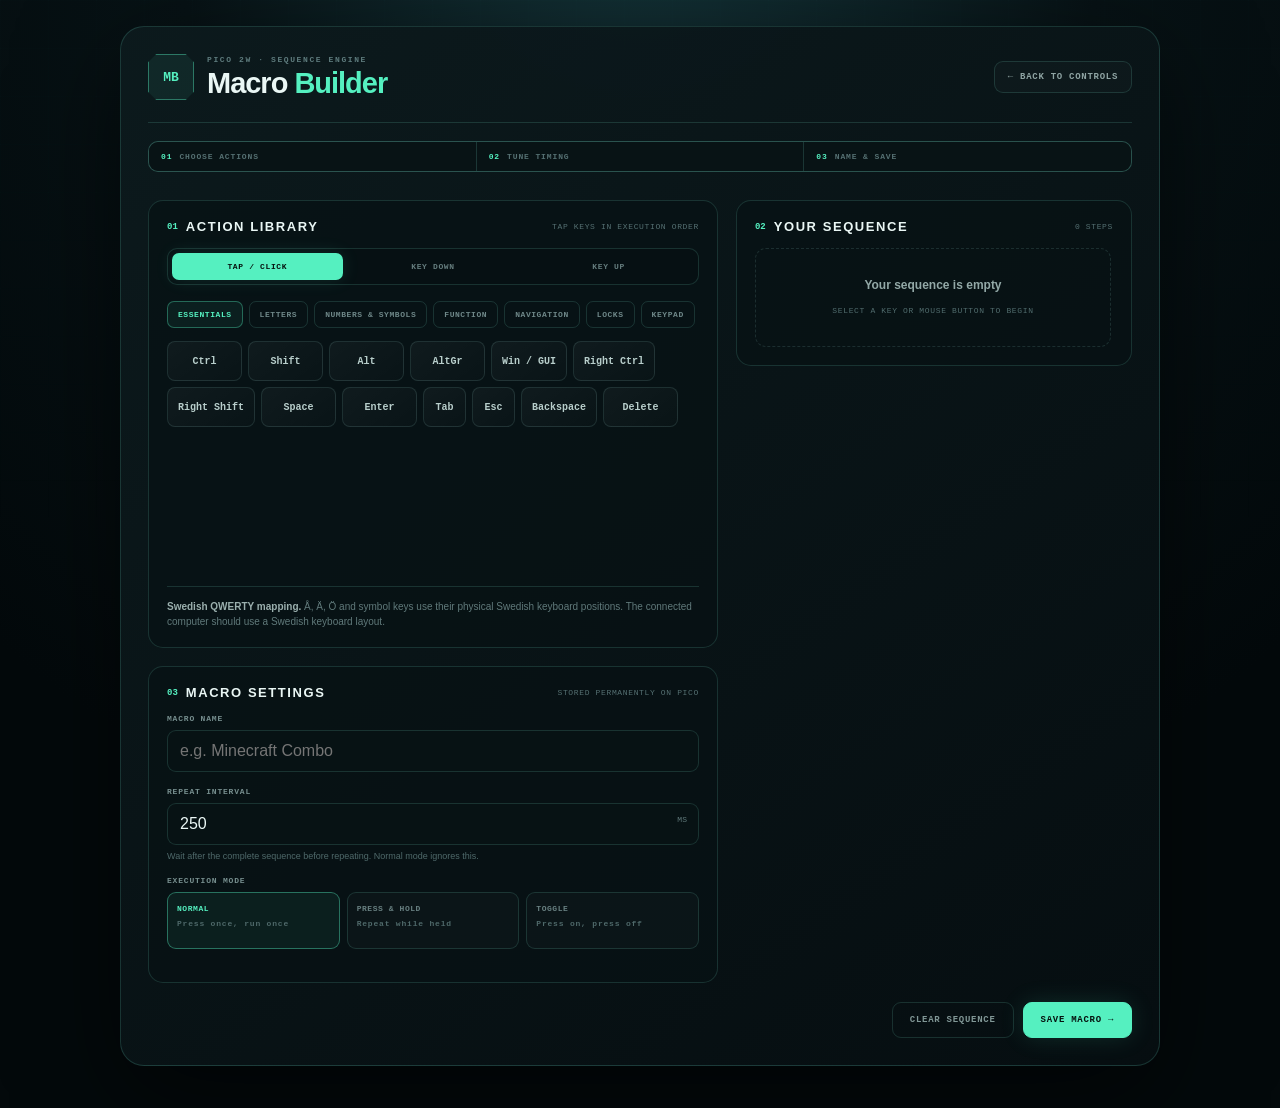
<file: circuitpython_single_uf2/source_snapshot/builder.html>
<!DOCTYPE html>
<html lang="en"><head><meta charset="UTF-8"><meta name="viewport" content="width=device-width,initial-scale=1,viewport-fit=cover"><meta name="theme-color" content="#03090b"><title>Macro Builder · Pico 2W</title>
<style>
:root{--bg:#03090b;--panel:#091619;--panel2:#0d1d20;--ink:#eaf7f5;--muted:#688183;--line:rgba(133,255,223,.14);--mint:#55f0c0;--cyan:#55d8f0;--red:#ff5268;--orange:#ff9d63}*{box-sizing:border-box}html{background:var(--bg)}body{margin:0;color:var(--ink);background:var(--bg);font-family:Arial,sans-serif}button,input,select{font:inherit}.shell{min-height:100svh;position:relative;padding:26px 16px 42px;background:radial-gradient(circle at 50% -10%,#15363b 0,#071215 34%,#03090b 72%)}.shell:before{content:"";position:fixed;inset:0;opacity:.16;pointer-events:none;background-image:linear-gradient(rgba(96,225,207,.08) 1px,transparent 1px),linear-gradient(90deg,rgba(96,225,207,.08) 1px,transparent 1px);background-size:48px 48px;mask-image:linear-gradient(#000,transparent 85%)}.console{position:relative;width:min(100%,1040px);margin:auto;padding:27px;border:1px solid rgba(116,235,211,.17);border-radius:24px;background:linear-gradient(145deg,rgba(12,26,29,.98),rgba(6,14,17,.98));box-shadow:0 32px 100px rgba(0,0,0,.55)}.topbar,.brand,.heading,.heading>div,.action-switch,.key-grid,.step-main,.step-actions,.mode-grid,.bottom-actions{display:flex;align-items:center}.topbar{justify-content:space-between;gap:16px;padding-bottom:22px;border-bottom:1px solid var(--line)}.brand{gap:13px}.mark{width:46px;height:46px;display:grid;place-items:center;color:var(--mint);border:1px solid rgba(85,240,192,.4);background:rgba(85,240,192,.07);clip-path:polygon(18% 0,82% 0,100% 18%,100% 82%,82% 100%,18% 100%,0 82%,0 18%);font:700 13px monospace}.eyebrow{margin:0 0 3px;color:#5e7b7d;font:600 8px monospace;letter-spacing:.2em}h1{margin:0;font-size:clamp(21px,4vw,29px);letter-spacing:-.035em}h1 span{color:var(--mint)}.back{padding:10px 13px;color:#8fa4a3;text-decoration:none;border:1px solid var(--line);border-radius:9px;background:rgba(255,255,255,.02);font:700 9px monospace;letter-spacing:.08em}.progress{display:grid;grid-template-columns:repeat(3,1fr);gap:1px;margin:18px 0 28px;border:1px solid var(--line);border-radius:10px;overflow:hidden;background:var(--line)}.progress div{padding:10px 12px;background:#081315;color:#557072;font:600 8px monospace;letter-spacing:.11em}.progress b{color:var(--mint);margin-right:7px}.layout{display:grid;grid-template-columns:minmax(0,1.18fr) minmax(300px,.82fr);gap:18px;align-items:start}.panel{padding:18px;border:1px solid var(--line);border-radius:15px;background:rgba(7,18,20,.75)}.heading{justify-content:space-between;gap:13px;margin-bottom:14px}.heading>div{gap:8px}.heading .num{color:var(--mint);font:700 9px monospace}.heading h2{margin:0;font-size:13px;text-transform:uppercase;letter-spacing:.12em}.heading p{margin:0;color:#557072;font:8px monospace;letter-spacing:.08em;text-transform:uppercase}.action-switch{gap:5px;padding:4px;margin-bottom:16px;border:1px solid var(--line);border-radius:10px;background:#061013}.action-switch button{flex:1;padding:9px 7px;border:0;border-radius:7px;color:#657d7e;background:transparent;cursor:pointer;font:700 8px monospace;letter-spacing:.08em}.action-switch button.active{color:#07130f;background:var(--mint);box-shadow:0 0 18px rgba(85,240,192,.12)}.tabs{display:flex;gap:6px;margin-bottom:13px;overflow:auto;scrollbar-width:none}.tabs button{flex:0 0 auto;padding:8px 10px;color:#6f8889;border:1px solid var(--line);border-radius:7px;background:transparent;cursor:pointer;font:700 8px monospace;letter-spacing:.07em}.tabs button.active{color:var(--mint);border-color:rgba(85,240,192,.35);background:rgba(85,240,192,.06)}.key-area{min-height:230px}.key-grid{align-items:stretch;flex-wrap:wrap;gap:6px}.key{min-width:43px;min-height:40px;padding:7px 10px;color:#b8cecb;border:1px solid rgba(139,200,193,.15);border-radius:8px;background:linear-gradient(145deg,rgba(255,255,255,.04),rgba(255,255,255,.012));cursor:pointer;font:700 10px monospace}.key:hover,.key:active{color:var(--mint);border-color:rgba(85,240,192,.45);background:rgba(85,240,192,.08)}.key.wide{min-width:75px}.key.mouse{min-width:110px;color:var(--cyan)}.layout-note{margin:15px 0 0;padding-top:12px;border-top:1px solid var(--line);color:#60797a;font-size:10px;line-height:1.5}.layout-note b{color:#9bb0ae}.sequence{position:sticky;top:16px}.step-list{display:flex;flex-direction:column;gap:8px;max-height:440px;overflow:auto;padding-right:2px}.empty{padding:29px 15px;text-align:center;border:1px dashed rgba(139,200,193,.16);border-radius:11px;color:#526d6e}.empty strong{display:block;margin-bottom:7px;color:#93a9a7;font-size:12px}.empty span{font:8px monospace;letter-spacing:.08em}.step{padding:10px;border:1px solid rgba(139,200,193,.14);border-radius:10px;background:rgba(255,255,255,.022)}.step-main{gap:9px}.step-num{flex:0 0 auto;width:26px;height:26px;display:grid;place-items:center;border-radius:7px;color:var(--mint);background:rgba(85,240,192,.07);font:700 8px monospace}.step-name{min-width:0;flex:1}.step-name strong{display:block;font-size:12px;white-space:nowrap;overflow:hidden;text-overflow:ellipsis}.step-name small{color:#597273;font:8px monospace;text-transform:uppercase}.delay{display:flex;align-items:center;gap:5px;color:#6b8484;font:8px monospace}.delay input{width:70px;padding:7px;color:#c9dad8;border:1px solid var(--line);border-radius:6px;background:#071214;text-align:right;font:700 10px monospace}.step-edit{display:grid;grid-template-columns:1fr auto;gap:8px;margin-top:8px}.step-edit select{min-width:0;padding:7px;color:#92aaa8;border:1px solid var(--line);border-radius:6px;background:#071214;font:700 8px monospace}.step-actions{gap:4px}.step-actions button{width:29px;height:29px;padding:0;color:#6f8889;border:1px solid var(--line);border-radius:6px;background:transparent;cursor:pointer}.step-actions .remove{color:#d47b87;border-color:rgba(255,82,104,.18)}.settings{margin-top:18px}.field{margin-bottom:15px}.field label{display:block;margin-bottom:7px;color:#778f8f;font:700 8px monospace;letter-spacing:.1em}.field input,.field select{width:100%;padding:11px 12px;color:var(--ink);border:1px solid var(--line);border-radius:9px;background:#071214;outline:none}.field input:focus,.field select:focus{border-color:rgba(85,240,192,.45)}.field small{display:block;margin-top:6px;color:#4f696a;font-size:9px}.repeat-wrap{position:relative}.repeat-wrap input{padding-right:45px}.repeat-wrap span{position:absolute;right:12px;top:12px;color:#5f797a;font:8px monospace}.mode-grid{align-items:stretch;gap:7px}.mode{flex:1;position:relative}.mode input{position:absolute;opacity:0}.mode label{height:100%;display:block;padding:11px 9px;border:1px solid var(--line);border-radius:9px;color:#698182;background:rgba(255,255,255,.018);cursor:pointer}.mode label strong{display:block;margin-bottom:5px;font:700 8px monospace;letter-spacing:.07em}.mode label small{font-size:8px;line-height:1.35}.mode input:checked+label{color:var(--mint);border-color:rgba(85,240,192,.4);background:rgba(85,240,192,.06)}.bottom-actions{justify-content:flex-end;gap:9px;margin-top:19px}.bottom-actions button{padding:12px 17px;border-radius:9px;cursor:pointer;font:700 9px monospace;letter-spacing:.08em}.clear{color:#819796;border:1px solid var(--line);background:transparent}.save{color:#06110e;border:1px solid var(--mint);background:var(--mint);box-shadow:0 0 24px rgba(85,240,192,.13)}.save:disabled{opacity:.45;cursor:wait}.toast{position:fixed;z-index:20;left:50%;bottom:24px;transform:translate(-50%,20px);padding:11px 15px;color:#baf8e6;background:rgba(9,26,25,.97);border:1px solid rgba(85,240,192,.28);border-radius:10px;box-shadow:0 16px 40px #000;font:600 11px monospace;opacity:0;visibility:hidden;transition:.2s;white-space:nowrap}.toast.show{opacity:1;visibility:visible;transform:translate(-50%,0)}.toast.error{color:#ffd2d8;border-color:rgba(255,82,104,.38)}button:focus-visible,a:focus-visible,input:focus-visible,select:focus-visible{outline:2px solid var(--mint);outline-offset:2px}
@media(max-width:790px){.layout{grid-template-columns:1fr}.sequence{position:static}.step-list{max-height:none}.mode-grid{flex-direction:column}}@media(max-width:560px){.shell{padding:0}.console{min-height:100svh;padding:20px 13px;border-radius:0;border-left:0;border-right:0}.progress div{padding:9px 6px;font-size:7px}.progress span{display:none}.panel{padding:14px}.heading p{display:none}.back{padding:9px}.back span{display:none}.key{min-width:40px}.step-main{align-items:flex-start}.delay{flex-direction:column;align-items:flex-end}.bottom-actions{position:sticky;bottom:8px;padding:8px;border:1px solid var(--line);border-radius:11px;background:rgba(7,18,20,.95)}.bottom-actions button{flex:1}}
</style></head>
<body><main class="shell"><section class="console">
<header class="topbar"><div class="brand"><div class="mark">MB</div><div><p class="eyebrow">PICO 2W · SEQUENCE ENGINE</p><h1>Macro <span>Builder</span></h1></div></div><a class="back" href="/">← <span>BACK TO CONTROLS</span></a></header>
<div class="progress"><div><b>01</b><span>CHOOSE ACTIONS</span></div><div><b>02</b><span>TUNE TIMING</span></div><div><b>03</b><span>NAME &amp; SAVE</span></div></div>
<div class="layout"><div>
<section class="panel"><div class="heading"><div><span class="num">01</span><h2>Action library</h2></div><p>Tap keys in execution order</p></div>
<div class="action-switch" id="actionSwitch"><button class="active" data-action="tap">TAP / CLICK</button><button data-action="down">KEY DOWN</button><button data-action="up">KEY UP</button></div>
<div class="tabs" id="tabs"></div><div class="key-area"><div class="key-grid" id="keys"></div></div>
<p class="layout-note"><b>Swedish QWERTY mapping.</b> Å, Ä, Ö and symbol keys use their physical Swedish keyboard positions. The connected computer should use a Swedish keyboard layout.</p></section>
<section class="panel settings"><div class="heading"><div><span class="num">03</span><h2>Macro settings</h2></div><p>Stored permanently on Pico</p></div>
<div class="field"><label for="name">MACRO NAME</label><input id="name" maxlength="32" placeholder="e.g. Minecraft Combo" autocomplete="off"></div>
<div class="field"><label for="repeat">REPEAT INTERVAL</label><div class="repeat-wrap"><input id="repeat" type="number" inputmode="numeric" min="0" max="600000" value="250"><span>MS</span></div><small>Wait after the complete sequence before repeating. Normal mode ignores this.</small></div>
<div class="field"><label>EXECUTION MODE</label><div class="mode-grid"><div class="mode"><input type="radio" name="mode" id="normal" value="normal" checked><label for="normal"><strong>NORMAL</strong><small>Press once, run once</small></label></div><div class="mode"><input type="radio" name="mode" id="hold" value="hold"><label for="hold"><strong>PRESS &amp; HOLD</strong><small>Repeat while held</small></label></div><div class="mode"><input type="radio" name="mode" id="toggle" value="toggle"><label for="toggle"><strong>TOGGLE</strong><small>Press on, press off</small></label></div></div></div></section>
</div>
<aside class="panel sequence"><div class="heading"><div><span class="num">02</span><h2>Your sequence</h2></div><p id="stepCount">0 steps</p></div><div class="step-list" id="steps"></div></aside></div>
<div class="bottom-actions"><button class="clear" id="clear">CLEAR SEQUENCE</button><button class="save" id="save">SAVE MACRO →</button></div>
</section></main><div class="toast" id="toast"></div>
<script>
const $=id=>document.getElementById(id),groups={
  ESSENTIALS:[['CTRL','Ctrl','wide'],['SHIFT','Shift','wide'],['ALT','Alt','wide'],['ALTGR','AltGr','wide'],['GUI','Win / GUI','wide'],['RCTRL','Right Ctrl','wide'],['RSHIFT','Right Shift','wide'],['SPACE','Space','wide'],['ENTER','Enter','wide'],['TAB','Tab',''],['ESC','Esc',''],['BACKSPACE','Backspace','wide'],['DELETE','Delete','wide']],
  LETTERS:[...Array.from('QWERTYUIOP').map(x=>[x,x,'']),['AA','Å',''],...Array.from('ASDFGHJKL').map(x=>[x,x,'']),['OE','Ö',''],['AE','Ä',''],...Array.from('ZXCVBNM').map(x=>[x,x,''])],
  'NUMBERS & SYMBOLS':[['SECTION','§ / ½',''],...Array.from('1234567890').map(x=>[x,x,'']),['PLUS','+ / ?',''],['ACUTE','´ / `',''],['DIAERESIS','¨ / ^',''],['APOSTROPHE',"' / *",''],['LESS_THAN','< / >',''],['COMMA',', / ;',''],['PERIOD','. / :',''],['HYPHEN','- / _','']],
  FUNCTION:Array.from({length:12},(_,i)=>['F'+(i+1),'F'+(i+1),'']),
  NAVIGATION:[['INSERT','Insert','wide'],['HOME','Home',''],['END','End',''],['PAGE_UP','Page Up','wide'],['PAGE_DOWN','Page Down','wide'],['UP','↑',''],['LEFT','←',''],['DOWN','↓',''],['RIGHT','→',''],['PRINT_SCREEN','Print Screen','wide'],['PAUSE','Pause / Break','wide'],['MENU','Menu','']],
  LOCKS:[['CAPS_LOCK','Caps Lock','wide'],['NUM_LOCK','Num Lock','wide'],['SCROLL_LOCK','Scroll Lock','wide']],
  KEYPAD:[['KP_7','Num 7',''],['KP_8','Num 8',''],['KP_9','Num 9',''],['KP_DIVIDE','Num /',''],['KP_4','Num 4',''],['KP_5','Num 5',''],['KP_6','Num 6',''],['KP_MULTIPLY','Num *',''],['KP_1','Num 1',''],['KP_2','Num 2',''],['KP_3','Num 3',''],['KP_MINUS','Num -',''],['KP_0','Num 0',''],['KP_PERIOD','Num .',''],['KP_PLUS','Num +',''],['KP_ENTER','Num Enter','wide']],
  MOUSE:[['MOUSE_LEFT','Left Click','mouse'],['MOUSE_RIGHT','Right Click','mouse'],['MOUSE_MIDDLE','Middle Click','mouse'],['MOUSE_BACK','Back Button','mouse'],['MOUSE_FORWARD','Forward Button','mouse']]
};
let steps=[],selectedGroup='ESSENTIALS',selectedAction='tap',editingId='',toastTimer;
function notify(msg,error=false){const t=$('toast');t.textContent=msg;t.className='toast show'+(error?' error':'');clearTimeout(toastTimer);toastTimer=setTimeout(()=>t.className='toast',2400)}
function renderTabs(){$('tabs').innerHTML=Object.keys(groups).map(g=>`<button class="${g===selectedGroup?'active':''}" data-group="${g}">${g}</button>`).join('');$('tabs').querySelectorAll('button').forEach(b=>b.onclick=()=>{selectedGroup=b.dataset.group;renderTabs();renderKeys()})}
function renderKeys(){$('keys').innerHTML=groups[selectedGroup].map(([code,label,size])=>`<button class="key ${size}" data-code="${code}" data-label="${label}">${label}</button>`).join('');$('keys').querySelectorAll('button').forEach(b=>b.onclick=()=>addStep(b.dataset.code,b.dataset.label))}
function isMouse(code){return code.startsWith('MOUSE_')}
function actionName(action,mouse){if(action==='down')return mouse?'BUTTON DOWN':'KEY DOWN';if(action==='up')return mouse?'BUTTON UP':'KEY UP';return mouse?'CLICK':'TAP'}
function addStep(code,label){if(steps.length>=32){notify('Maximum of 32 steps per macro',true);return}const mouse=isMouse(code),action=selectedAction==='tap'?(mouse?'click':'tap'):selectedAction;steps.push({device:mouse?'mouse':'key',code,label,action,delay:50});renderSteps()}
function actionOptions(step){const mouse=step.device==='mouse',opts=mouse?[['click','CLICK'],['down','BUTTON DOWN'],['up','BUTTON UP']]:[['tap','TAP'],['down','KEY DOWN'],['up','KEY UP']];return opts.map(([v,l])=>`<option value="${v}" ${step.action===v?'selected':''}>${l}</option>`).join('')}
function renderSteps(){$('stepCount').textContent=steps.length+' step'+(steps.length===1?'':'s');if(!steps.length){$('steps').innerHTML='<div class="empty"><strong>Your sequence is empty</strong><span>SELECT A KEY OR MOUSE BUTTON TO BEGIN</span></div>';return}$('steps').innerHTML=steps.map((s,i)=>`<div class="step" data-index="${i}"><div class="step-main"><span class="step-num">${String(i+1).padStart(2,'0')}</span><span class="step-name"><strong></strong><small>${actionName(s.action,s.device==='mouse')}</small></span><label class="delay"><span>DELAY AFTER</span><input type="number" min="0" max="60000" inputmode="numeric" value="${s.delay}"> ms</label></div><div class="step-edit"><select>${actionOptions(s)}</select><div class="step-actions"><button class="up" title="Move up">↑</button><button class="down" title="Move down">↓</button><button class="remove" title="Remove">×</button></div></div></div>`).join('');$('steps').querySelectorAll('.step').forEach((row,i)=>{row.querySelector('.step-name strong').textContent=steps[i].label;row.querySelector('input').onchange=e=>steps[i].delay=Math.max(0,Math.min(60000,Number(e.target.value)||0));row.querySelector('select').onchange=e=>{steps[i].action=e.target.value;renderSteps()};row.querySelector('.remove').onclick=()=>{steps.splice(i,1);renderSteps()};row.querySelector('.up').onclick=()=>move(i,-1);row.querySelector('.down').onclick=()=>move(i,1)})}
function move(i,d){const n=i+d;if(n<0||n>=steps.length)return;[steps[i],steps[n]]=[steps[n],steps[i]];renderSteps()}
$('actionSwitch').querySelectorAll('button').forEach(b=>b.onclick=()=>{selectedAction=b.dataset.action;$('actionSwitch').querySelectorAll('button').forEach(x=>x.classList.toggle('active',x===b))});
$('clear').onclick=()=>{if(steps.length&&confirm('Clear every step in this sequence?')){steps=[];renderSteps()}};
function labelFor(code){for(const list of Object.values(groups)){const found=list.find(x=>x[0]===code);if(found)return found[1]}return code}
async function loadEdit(){const id=new URLSearchParams(location.search).get('id');if(!id)return;try{const r=await fetch('/api/macros',{cache:'no-store'}),data=await r.json(),m=(data.macros||[]).find(x=>x.id===id);if(!m)throw Error();editingId=m.id;$('name').value=m.name;$('repeat').value=m.repeat;document.querySelector(`input[name="mode"][value="${m.mode}"]`).checked=true;steps=m.steps.map(x=>({...x,label:labelFor(x.code)}));$('save').textContent='UPDATE MACRO →';renderSteps()}catch(e){notify('Could not load that macro',true)}}
$('save').onclick=async()=>{const name=$('name').value.trim(),repeat=Math.max(0,Math.min(600000,Number($('repeat').value)||0)),mode=document.querySelector('input[name="mode"]:checked').value;if(!name){$('name').focus();notify('Give your macro a name',true);return}if(!steps.length){notify('Add at least one action',true);return}const button=$('save');button.disabled=true;button.textContent='SAVING TO PICO…';try{const r=await fetch('/api/macros/save',{method:'POST',headers:{'Content-Type':'application/json'},body:JSON.stringify({id:editingId,name,repeat,mode,steps})}),out=await r.json();if(!r.ok||!out.ok)throw Error(out.error||'Save failed');notify('Macro saved on Pico');setTimeout(()=>location.href='/',650)}catch(e){notify(e.message||'Could not save macro',true);button.disabled=false;button.textContent=editingId?'UPDATE MACRO →':'SAVE MACRO →'}};
renderTabs();renderKeys();renderSteps();loadEdit();
</script></body></html>
</file>
